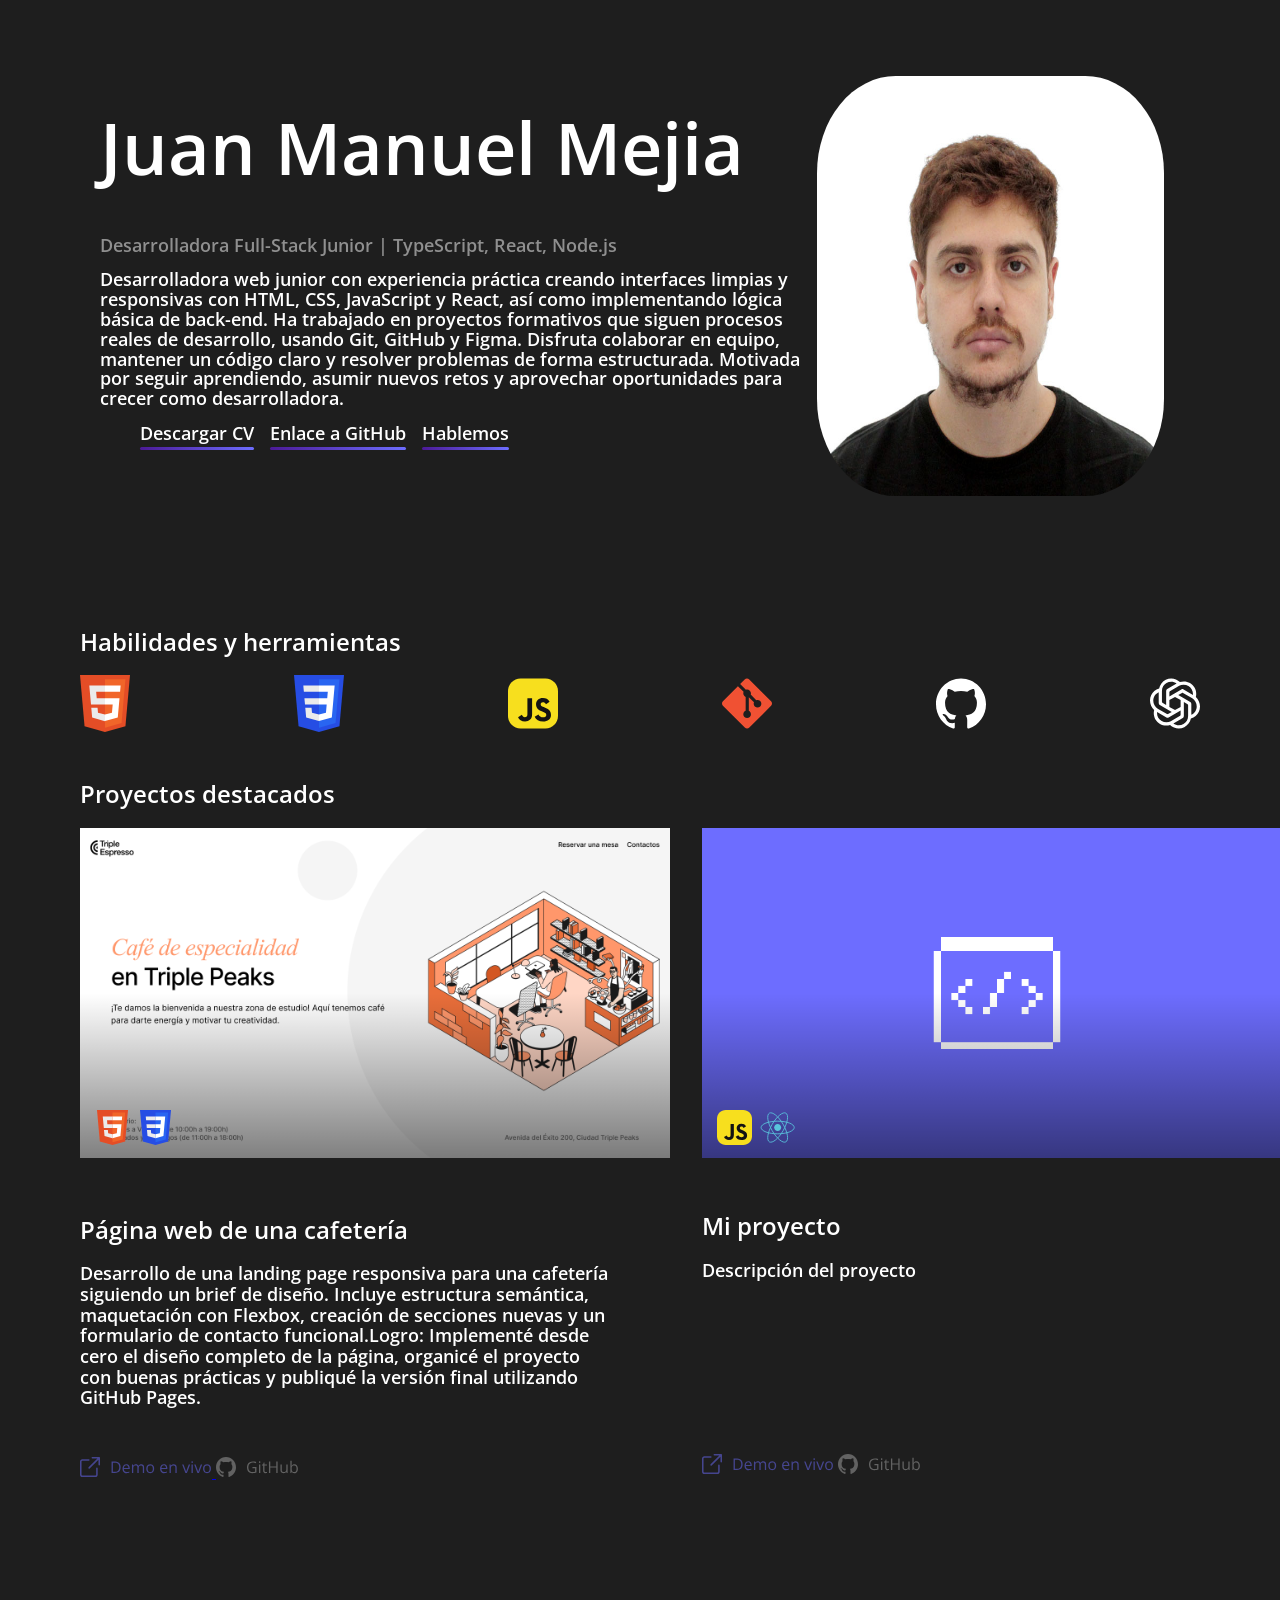
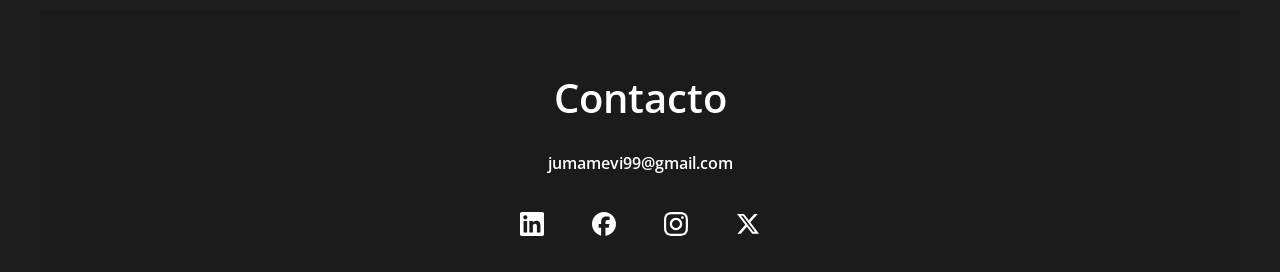
<file: index.html>
<!doctype html>
<html lang="es">
  <head>
    <meta charset="UTF-8" />
    <meta name="viewport" content="width=device-width, initial-scale=1.0" />
    <title>Web project portfolio</title>
    <link rel="icon" href="/favicon.ico" />
    <link rel="stylesheet" href="./Styles/normalize.css" />
    <link rel="stylesheet" href="./Styles/index.css" />
  </head>

  <body>
    <header>
      <!-- Presentación: el título principal de la página es un h1. -->
      <section class="Title" aria-labelledby="titulo-principal">
        <div class="Text">
          <h1 class="Title__principal" id="titulo-principal">
            Juan Manuel Mejia
          </h1>
          <h2 class="Title__subtitle" id="sub-titulo">
            Desarrolladora Full-Stack Junior
            <span class="separador">|</span>
            <span>TypeScript, React, Node.js</span>
          </h2>
          <h2 class="Title__description">
            Desarrolladora web junior con experiencia práctica creando
            interfaces limpias y responsivas con HTML, CSS, JavaScript y React,
            así como implementando lógica básica de back-end. Ha trabajado en
            proyectos formativos que siguen procesos reales de desarrollo,
            usando Git, GitHub y Figma. Disfruta colaborar en equipo, mantener
            un código claro y resolver problemas de forma estructurada. Motivada
            por seguir aprendiendo, asumir nuevos retos y aprovechar
            oportunidades para crecer como desarrolladora.
          </h2>
          <nav class="nav" aria-label="Navegación principal">
            <ul>
              <li><a class="link" href="#">Descargar CV</a></li>
              <li><a class="link" href="#">Enlace a GitHub</a></li>
              <li><a class="link" href="#">Hablemos</a></li>
              <!--
            <li><a class="link" href="#">Demo en vivo</a></li>-->
            </ul>
          </nav>
        </div>
        <div class="Profile">
          <img
            class="Profile Profile-photo"
            src="./Images/Foto de perfil.JPG"
            alt="Foto de perfil de Juan Manuel Mejia Villanueva"
          />
        </div>
      </section>
    </header>

    <!-- Contenido principal: las secciones tienen encabezados ordenados. -->
    <main>
      <section class="habilities" aria-labelledby="habilidades">
        <h2 class="habilidades">Habilidades y herramientas</h2>
        <div class="habilities habilities-logos">
          <img class="HTML5" src="./Images/HTML5.svg" alt="Logo de HTML5" />
          <img class="CSS" src="./Images/CSS.svg" alt="Logo de CSS" />
          <img class="Java" src="./Images/JAVASCRIPT.svg" alt="Logo de Java Script"/>
          <img class="GIT" src="./Images/GIT.svg" alt="Logo de GIT" />
          <img class="GITHUB" src="./Images/GITHUB.svg" alt="Logo de GITHUB" />
          <img class="CHATGPT" src="./Images/CHATGPT.svg" alt="Logo de CHATGPT"/>
        </div>
          <h2 id="proyectos">Proyectos destacados</h2>
      <section class="Examples">
      <section class="project" aria-labelledby="projects-title">
          <article class="project project--cafeteria">
            <img class="project__view" src="./Images/Cafeteria.svg" alt="Proyecto cafeteria"/>
              <div class="logos">
                <img class="HTML5" src="./Images/HTML5.svg" alt="Logo de HTML5"/>
                <img class="CSS" src="./Images/CSS.svg" alt="Logo de CSS"/>
              </div>
          </article>
          <div class="descripcion__cafeteria">
          <h2 class="descripcion__header">Página web de una cafetería</h2>
            <h3 class="descripcion__body">Desarrollo de una landing page responsiva 
            para una cafetería siguiendo un brief de diseño. Incluye estructura semántica, 
            maquetación con Flexbox, creación de secciones nuevas y un formulario de contacto 
            funcional.Logro: Implementé desde cero el diseño completo de la página, organicé 
            el proyecto con buenas prácticas y publiqué la versión final utilizando GitHub Pages.</h3> 
            <divc class="project-link">
             <a href="https://bloatware1999.github.io/web_project_coffeeshop_es/">
              <img class="demo" src="./Images/Demo-off.svg" alt="demo en vivo">
            </a>
            <a href="https://github.com/Bloatware1999/web_project_coffeeshop_es.git">
              <img class="GIT__text" src="./Images/Git-text.svg" alt="GitHub page">
            </a>
            </div>
          </div>
          </section>
      <section class="descripciones" aria-labelledby="descripcion">
        <article class="project project--second">
                  <img class="project__view-2" src="./Images/Mi proyecto.svg">
                <div class="logos">
                  <img class="Java" src="./Images/JAVASCRIPT.svg" alt="Logo de JavaScript"/>
                  <img class="Atom" src="./Images/Atom.svg" alt="Logo de Atom" />
                </div>
        <div class="descripcion__proyecto">
          <h2 class="descripcion descripcion__header">Mi proyecto</h2>
          <h3 class="descripcion descripcion__body">Descripción del proyecto</h3> 
          <img class="demo" src="./Images/Demo-off.svg" alt="demo en vivo">
          <img class="GIT__text" src="./Images/Git-text.svg" alt="GitHub page">
        </div>
      </section> 
      </section>     
          </main>
    <!-- Pie de página con un enlace de correo electrónico funcional. -->
    <footer class="footer">
      <h2 class="contact">Contacto</h2>
      <nav aria-label="Información de contacto">
        <ul>
          <lil>
            <a class="mail" href="mailto:jumamevi99@gmail.com">jumamevi99@gmail.com</a>
          </li>
          <li class="logo">
            <a href="#" araia-label="LinkedIn">
              <img
                class="logo1"
                src="./Images/Linkedin.svg"
                alt="logo-linkedin"
              />
            </a>
            <a href="#" aria-label="Facebook">
              <img
                class="logo2"
                src="./Images/Facebook.svg"
                alt="logo-facebook"
              />
            </a>
            <a href="#" aria-label="Instagram">
              <img
                class="logo3"
                src="./Images/Instagram.svg"
                alt="logo-Instagram"
              />
            </a>
            <a href="#" aria-label="Twiter(x)">
              <img
                class="logo4"
                src="./Images/Twiter (x).svg"
                alt="logo-Twiter"
              />
            </a>
          </li>
        </ul>
      </nav>
    </footer>
  </body>
</html>
</file>
<file: Styles/index.css>
@font-face {
  font-family: "Archivo Black";
  font-style: normal;
  font-weight: 400;
  src: url(../fonts/ArchivoBlack-Regular.woff2) format(woff2);
  font-display: swap;
}

@font-face {
  font-family: "Open Sans";
  font-style: normal;
  font-weight: 400;
  src: url(../fonts/OpenSans-Regular.woff2) format(woff2);
  font-display: swap;
}

@font-face {
  font-family: "Open Sans";
  font-style: normal;
  font-weight: 400;
  src: url(../fonts/OpenSans-Bold.woff2) format(woff2);
  font-display: swap;
}

@font-face {
  font-family: "Open Sans";
  font-style: normal;
  font-weight: 400;
  src: url(../fonts/OpenSans-SemiBold.woff2) format(woff2);
  font-display: swap;
}

/* Base: evita que el padding y los bordes aumenten el ancho de los elementos. */

body {
  max-width: 1200px;
  min-width: 320px;
  margin: 0 auto;
  background-color: #1e1e1e;
  color: #fff;
  font-family: "Open Sans", sans-serif;
  font-weight: 400;
  overflow-x: hidden;
}

.nav ul {
  font-size: 18px;
  display: flex;
  align-items: left;
  flex-wrap: wrap;
  gap: 1rem;
  margin: 0 auto;
  list-style: none;
}

.link {
  transition: color 0.2s ease;
  color: #fff;
  position: relative;
  text-decoration: none;
}

.link::after {
  content: "";
  position: absolute;
  left: 0;
  bottom: -5px;
  width: 100%;
  height: 3px;
  border-radius: 5px;
  background: linear-gradient(to right, #4c1a97, #6d6dff);
}

.link:hover,
.nav a:hover {
  color: lightblue;
}

/* El foco visible permite identificar enlaces al navegar con teclado. */
.nav a:focus-visible,
.footer a:focus-visible {
  outline: 2px solid lightblue;
  outline-offset: 4px;
}

.block {
  display: flex;
}

.Title {
  /* Juan Manuel Mejia Villanueva */
  max-width: 100%;
  margin: 0;
  font-style: normal;
  line-height: 1.1;
  display: flex;
  padding: 60px;
}

.Title__principal {
  font-family: "Archivo Black" sans-serif;
  font-size: 72px;
  font-weight: 400;
}

.Title__description {
  font-weight: 400;
  font-size: 18px;
}

.Title__subtitle {
  font-size: 18px;
  opacity: 50%;
}

.contact {
  font-family: "Open Sans", sans-serif;
  font-weight: 700;
}

.Profile-photo {
  width: 347px;
  height: 420px;
  padding: 16px;
  border-radius: 25%;
}

/* Secciones principales. El selector respeta la clase "Subtitle" del HTML. */
main {
  width: min(100% - 3rem, 70rem);
  margin: 0 auto;
  padding: 2rem 0;
}

.habilities,
main section {
  margin-bottom: 3rem;
}

.habilities-logos {
  display: flex;
  justify-content: space-between;
}

.project {
  position: relative;
  display: inline-block;
}

.project__view,
.project__view-2 {
  display: block;
  width: 100%;
  height: auto;
}

.project {
  gap: 1rem;
}

.descripcion {
  display: flex;
  gap: 1rem;
}

.logos {
  position: relative;
  bottom: 3rem;
  left: 15px;
  display: flex;
  gap: 8px;
  z-index: 2;
}

.logos img {
  width: 35px;
  height: 35px;
  object-fit: contain;
}

.Examples {
  display: flex;
  position: relative;
  gap: 2rem;
}

.descripcion__cafeteria {
  width: 590px;
}

.descripcion__proyecto {
  width: 590px;
}

.descripcion__body {
  width: 530px;
  height: 175px;
  font-size: 18px;
  font-weight: lighter;
}

/* Pie de página y correo. El HTML actual no tiene una clase .email,
   por eso se selecciona el enlace dentro del pie. */
.footer {
  padding: 2rem 1.5rem;
  text-align: center;
  background-color: #1b1b1b;
}

.footer ul {
  margin: 0;
  padding: 0;
  list-style: none;
}

.footer a {
  color: inherit;
  text-decoration: none;
}

.footer a:hover {
  color: lightblue;
}

.contact {
  font-size: 40px;
}

.mail {
  color: #6d6dff;
  display: flex;
  justify-content: center;
  padding-bottom: 40px;
}

.logo {
  display: flex;
  justify-content: center;
  gap: 48px;
}

@media screen and (max-width: 1023px) {
  .Title {
    font-size: 3.5rem;
    padding: 16px;
  }
  .nav {
    flex-direction: column;
  }
  .Examples {
    display: block;
  }
  .Profile-photo {
    width: 216px;
    height: 280px;
  }

  .separador {
    display: none;
  }
  .Title__subtitle {
    margin: 0 auto;
    padding: 0px 50px 0px 0px;
  }
  h2 > span {
    display: block;
  }
}

@media (max-width: 767px) {
  .Title {
    font-size: 36px;
    display: flex;
    flex-direction: column;
  }

  .nav ul {
    flex-direction: column;
    align-items: flex-start;
  }
  .project {
    height: auto;
  }
  .Profile {
    order: -1;
  }
  .project__view {
    width: 280px;
    height: 216px;
  }

  .project__view-2 {
    width: 280px;
    height: 216px;
  }

  .habilities-logos {
    flex-wrap: wrap;
    padding: 5px;
  }

  .descripcion.descripcion__header {
    width: 100%;
    min-width: 320px;
    height: fit-content;
    overflow-wrap: break-word;
  }

  .descripcion__cafeteria,
  .descripcion__proyecto,
  .descripcion__body,
  .project-link {
    width: 100%;
    max-width: 100%;
    flex-direction: column;
  }

  .logos {
    bottom: 4.5rem;
  }
}
</file>
